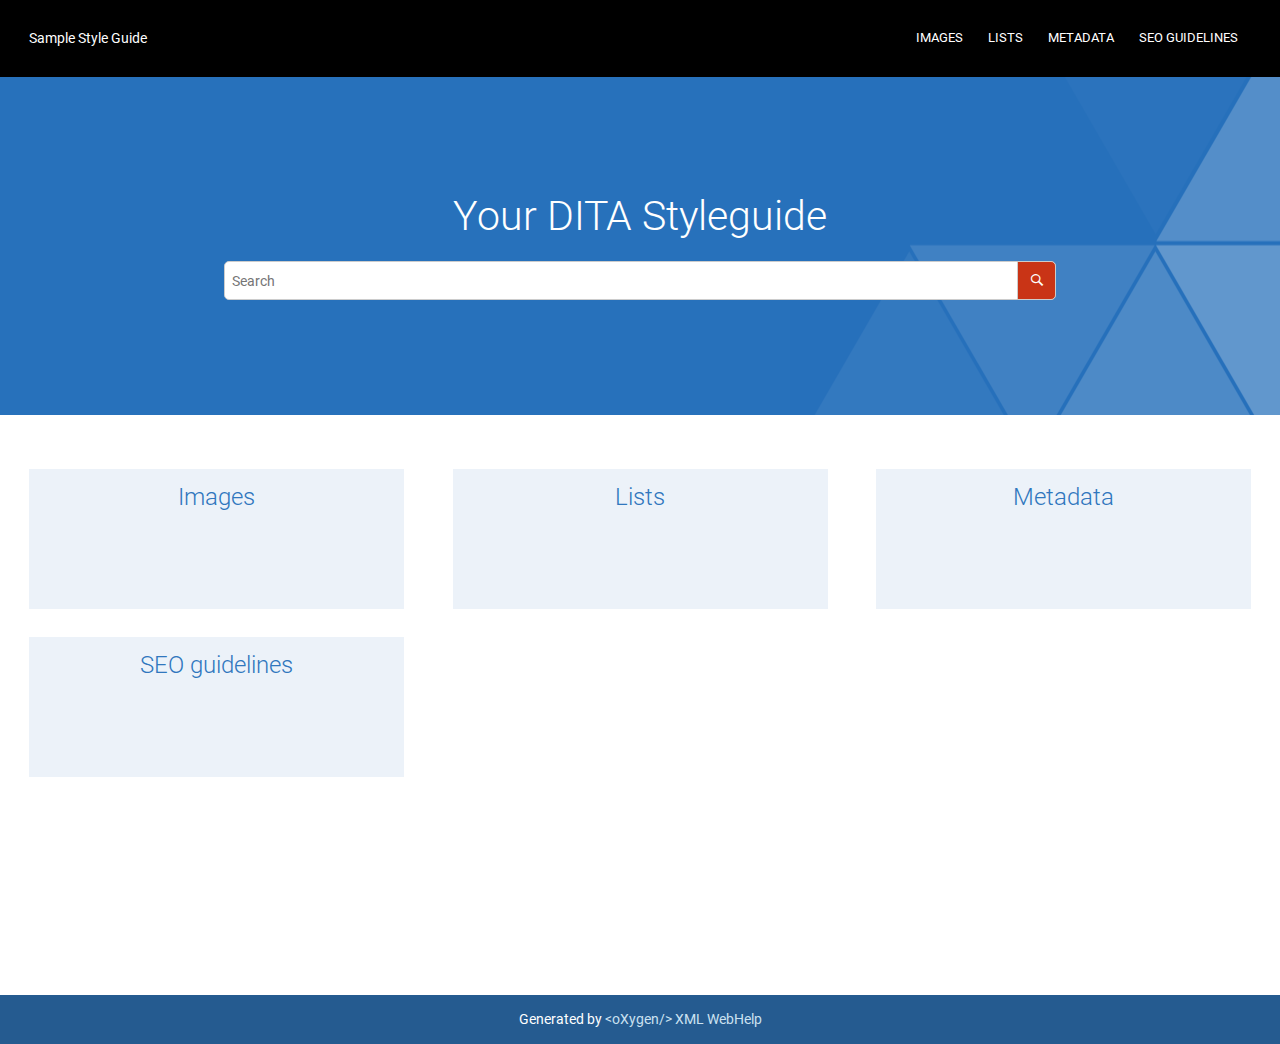
<file: oxygen-webhelp/index.html>
<!DOCTYPE html SYSTEM "about:legacy-compat">
<!--
    
Oxygen WebHelp Plugin
Copyright (c) 1998-2018 Syncro Soft SRL, Romania.  All rights reserved.

-->

<html xmlns="http://www.w3.org/1999/xhtml">
    <head>
        <title>WebHelp</title>
			<meta http-equiv="REFRESH" content="0; url=../"/>
    </head>
    <body>            
            Current generated project :            
            <!-- to be generated  -->
<div id="productInfo" style="display:none;">
	<span id="oxy_productid">${webhelp.product.id}</span>
	<span id="oxy_productVersion">${webhelp.product.version}</span>
</div>
<!-- /to be generated  -->
                 
  	<script type="text/javascript">
          var pageSearch = window.location.href;
          var pageWSearch = pageSearch.replace(window.location.search,"");
          pageWSearch = pageWSearch.replace(window.location.hash,"");
          var url=pageWSearch.split("/");
          var newUrl="";
          for ( var i = 0; i < url.length; i++) {
          	if (url[i]=='oxygen-webhelp'){
          		break;
          	}else{    	    		
      				newUrl=newUrl+url[i]+"/";
          	}
      		}    
          document.location=newUrl;
      </script>
    </body>
</html>
</file>
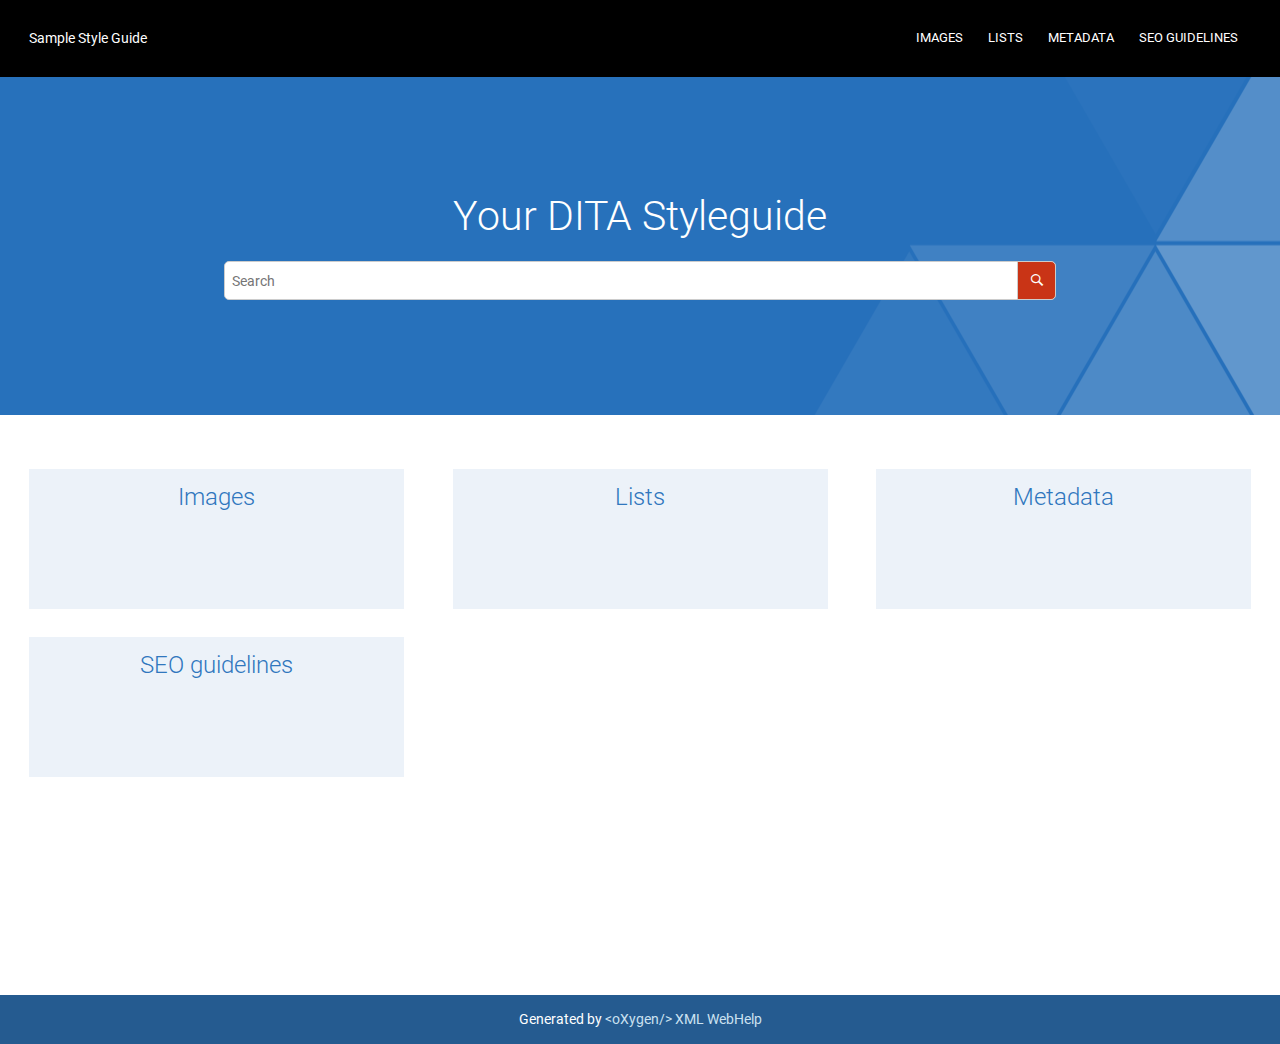
<file: oxygen-webhelp/app/search/stemmers/index.html>
<!DOCTYPE html SYSTEM "about:legacy-compat">
<!--
    
Oxygen WebHelp Plugin
Copyright (c) 1998-2016 Syncro Soft SRL, Romania.  All rights reserved.

-->

<html xmlns="http://www.w3.org/1999/xhtml">
    <head>
        <title>WebHelp</title>
			<meta http-equiv="REFRESH" content="0; url=../../"/>        
    </head>
    <body>            
            Current generated project :
            <!-- to be generated  -->
<div id="productInfo" style="display:none;">
	<span id="oxy_productid">@PRODUCT_ID@</span>
	<span id="oxy_productVersion">@PRODUCT_VERSION@</span>
</div>
<!-- /to be generated  -->
                 
	<script type="text/javascript">
        var pageSearch = window.location.href;
        var pageWSearch = pageSearch.replace(window.location.search,"");
        pageWSearch = pageWSearch.replace(window.location.hash,"");
        var url=pageWSearch.split("/");
        var newUrl="";
        for ( var i = 0; i < url.length; i++) {
        	if (url[i]=='oxygen-webhelp'){
        		break;
        	}else{    	    		
    				newUrl=newUrl+url[i]+"/";
        	}
    		}    
        document.location=newUrl;
    </script>
                                              
    </body>
</html>
</file>
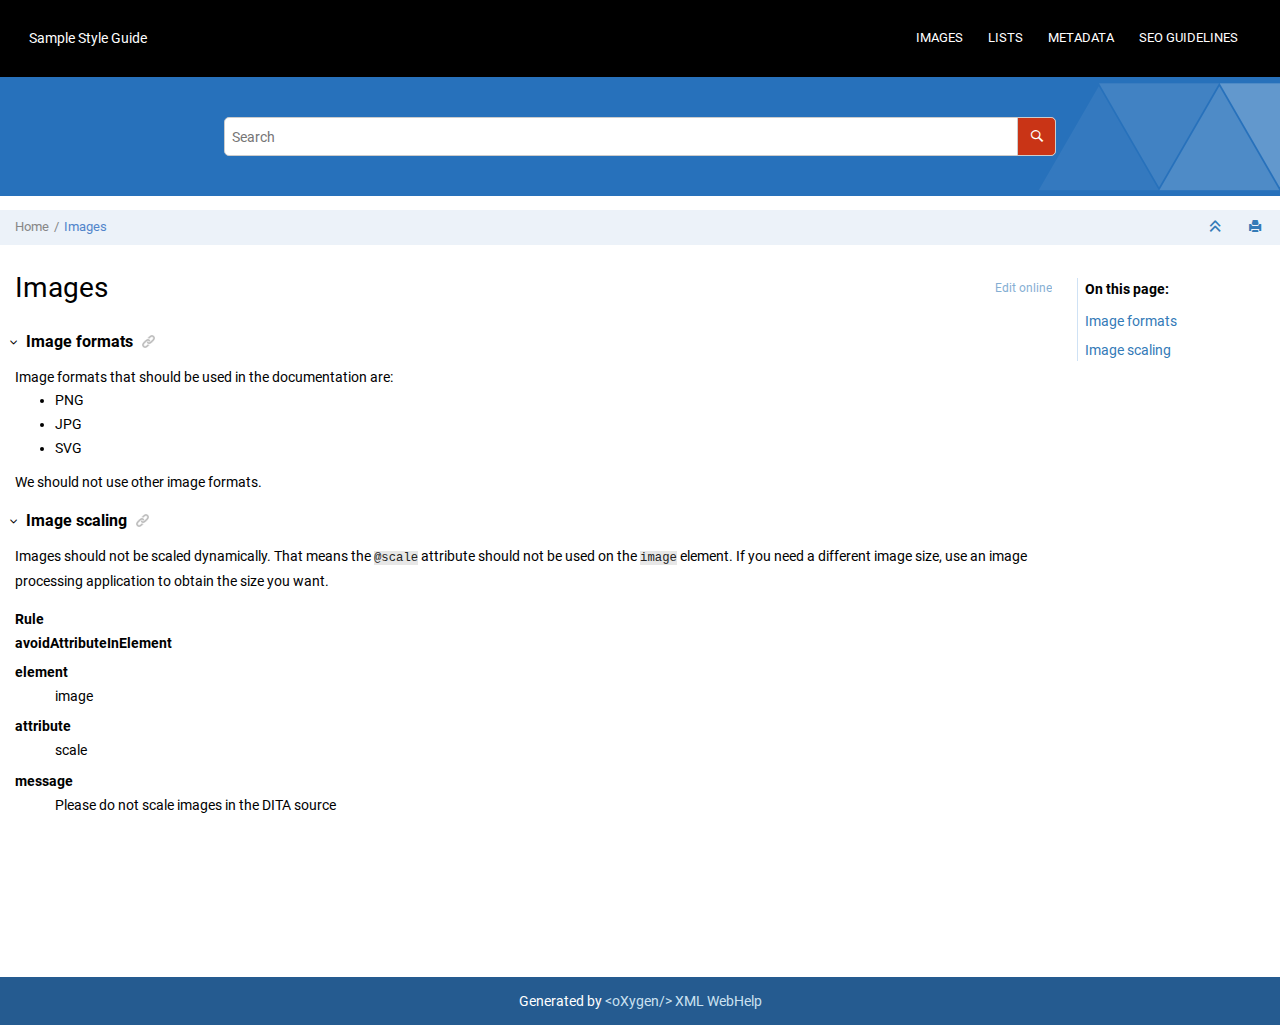
<file: topics/images.html>
<!DOCTYPE html
  SYSTEM "about:legacy-compat">
<html xmlns="http://www.w3.org/1999/xhtml" xmlns:whc="http://www.oxygenxml.com/webhelp/components" xml:lang="en" lang="en" whc:version="21.1">
    <head><meta http-equiv="Content-Type" content="text/html; charset=UTF-8" /><meta name="viewport" content="width=device-width, initial-scale=1.0" /><meta http-equiv="X-UA-Compatible" content="IE=edge,chrome=1" /><meta name="description" content="Image formats Image formats that should be used in the documentation are: PNG JPG SVG We should not use other image formats. Image scaling Images should not be scaled dynamically. That means the ..." /><meta charset="UTF-8" /><meta name="copyright" content="(C) Copyright 2019" /><meta name="DC.rights.owner" content="(C) Copyright 2019" /><meta name="DC.Type" content="topic" /><meta name="DC.Format" content="XHTML" /><meta name="DC.Identifier" content="topic_yrp_jwk_p2b" /><title>Images</title><!--  Generated with Oxygen version 21.1, build number 2019101512.  --><meta name="wh-path2root" content="../" /><meta name="wh-toc-id" content="topic_yrp_jwk_p2b-d53e11" /><link rel="stylesheet" type="text/css" href="../oxygen-webhelp/lib/bootstrap/css/bootstrap.min.css" /><link rel="stylesheet" href="../oxygen-webhelp/lib/jquery-ui/jquery-ui.min.css" /><link rel="stylesheet" type="text/css" href="../oxygen-webhelp/app/topic-page.css?buildId=2019101512" /><script type="text/javascript" src="../oxygen-webhelp/lib/jquery/jquery-3.4.1.min.js"><!----></script><script data-main="../oxygen-webhelp/app/topic-page.js" src="../oxygen-webhelp/lib/requirejs/require.js"></script><link rel="stylesheet" type="text/css" href="../oxygen-webhelp/template/oxygen.css?buildId=2019101512" /></head>

    <body id="topic_yrp_jwk_p2b" class="wh_topic_page frmBody">
        <a href="#wh_topic_body" class="sr-only sr-only-focusable">Jump to main content</a>
        <!-- EXM-36950 - Expand the args.hdr parameter here -->
        
        
        
        <header class="navbar navbar-default wh_header" whc:version="21.1">
    <div class="container-fluid">
        <div class="wh_header_flex_container navbar-nav navbar-expand-md navbar-dark">
            <div class="wh_logo_and_publication_title_container">
                <div class="wh_logo_and_publication_title">
                    
                    <!--
                            This component will be generated when the next parameters are specified in the transformation scenario:
                            'webhelp.logo.image' and 'webhelp.logo.image.target.url'.
                            See: http://oxygenxml.com/doc/versions/17.1/ug-editor/#topics/dita_webhelp_output.html.
                    -->
                    
                    <div class=" wh_publication_title "><a href="../index.html"><span class="title">Sample Style Guide</span></a></div>
                    
                </div>
                
                <!-- The menu button for mobile devices is copied in the output only when the 'webhelp.show.top.menu' parameter is set to 'yes' -->
                <button type="button" data-target="#wh_top_menu_and_indexterms_link" id="wh_menu_mobile_button" data-toggle="collapse" class="navbar-toggler collapsed wh_toggle_button" aria-expanded="false" aria-label="Toggle menu" aria-controls="wh_top_menu_and_indexterms_link">
                    <span class="navbar-toggler-icon"></span>
                </button>
            </div>

            <div class="wh_top_menu_and_indexterms_link collapse navbar-collapse" id="wh_top_menu_and_indexterms_link">
                
                <nav class=" wh_top_menu "><ul xmlns:xhtml="http://www.w3.org/1999/xhtml" role="menubar" aria-label="Menu"><li role="menuitem"><span id="topic_yrp_jwk_p2b-d53e11-mi" data-tocid="topic_yrp_jwk_p2b-d53e11" data-state="leaf" class=" topicref " data-id="topic_yrp_jwk_p2b"><span class="title"><a href="../topics/images.html">Images</a></span></span></li><li role="menuitem"><span id="topic_yrp_jwk_p2b-d53e20-mi" data-tocid="topic_yrp_jwk_p2b-d53e20" data-state="leaf" class=" topicref " data-id="topic_yrp_jwk_p2b"><span class="title"><a href="../topics/lists.html">Lists</a></span></span></li><li role="menuitem"><span id="topic_yrp_jwk_p2b-d53e29-mi" data-tocid="topic_yrp_jwk_p2b-d53e29" data-state="leaf" class=" topicref " data-id="topic_yrp_jwk_p2b"><span class="title"><a href="../topics/metadata.html">Metadata</a></span></span></li><li role="menuitem"><span id="topic_yrp_jwk_p2b-d53e38-mi" data-tocid="topic_yrp_jwk_p2b-d53e38" data-state="leaf" class=" topicref " data-id="topic_yrp_jwk_p2b"><span class="title"><a href="../topics/seo.html">SEO guidelines</a></span></span></li></ul></nav>
                
                
            </div>
        </div>
    </div>
</header>
        
        <div class=" wh_search_input "><form id="searchForm" method="get" role="search" action="../search.html"><div><input type="search" placeholder="Search " class="wh_search_textfield" id="textToSearch" name="searchQuery" aria-label="Search query" required="required" /><button type="submit" class="wh_search_button" aria-label="Search"><span>Search</span></button></div></form></div>
        
        <div class="container-fluid" id="wh_topic_container">
            <div class="row">

                <nav class="wh_tools d-print-none navbar-expand-md">
                    <div data-tooltip-position="bottom" class=" wh_breadcrumb "><ol xmlns:html="http://www.w3.org/1999/xhtml" class="d-print-none"><li><span class="home"><a href="../index.html"><span>Home</span></a></span></li><li class="active"><span class="topicref" data-id="topic_yrp_jwk_p2b"><span class="title"><a href="../topics/images.html">Images</a></span></span></li></ol></div>

                    <div class="wh_right_tools">
                        <button class="wh_hide_highlight" aria-label="Toggle search highlights" title="Toggle search highlights"></button>
                        <button class="webhelp_expand_collapse_sections" data-next-state="collapsed" aria-label="Collapse sections" title="Collapse sections"></button>
                        <div class=" wh_navigation_links "><span id="topic_navigation_links" class="navheader"></span></div>
                        <div class=" wh_print_link print d-none d-md-inline-block "><button onClick="window.print()" title="Print this page" aria-label="Print this page"></button></div>
                        
                        <!-- Expand/Collapse publishing TOC 
                             The menu button for mobile devices is copied in the output only when the publication TOC is available
                        -->
                        
                    </div>
                </nav>
            </div>

            <div class="wh_content_area">
                <div class="row">
                    
                    
                    <div class="col-lg-10 col-md-10 col-sm-10 col-xs-12" id="wh_topic_body">
                        <div class=" wh_topic_content body "><main role="main"><article role="article" aria-labelledby="ariaid-title1">
    <h1 class="title topictitle1" id="ariaid-title1" style="display:table; width:100%;"><div class="edit-link-container">Images</div><span class="edit-link"><a target="_blank" href="https://www.oxygenxml.com/oxygen-xml-web-author/app/oxygen.html?url=github%3A%2F%2FgetFileContent%2Foxygenxml%2Fintegrated-styleguide%2Fmaster%2Fsrc%2Ftopics%2Fimages.dita&amp;ditamap=github%3A%2F%2FgetFileContent%2Foxygenxml%2Fintegrated-styleguide%2Fmaster%2Fsrc%2Fstyleguide.ditamap">Edit online</a></span><style type="text/css">
        .edit-link {
          display: table-cell;
          font-size: 12px;
          opacity: 0.6;
          text-align: right;
          vertical-align: "middle"
        }
        .edit-link-container {
          display: table-cell;
          margin-top: 0
        }
      </style></h1>
    <div class="body">
		<section class="section" id="topic_yrp_jwk_p2b__section_shc_vwk_p2b"><h2 class="title sectiontitle">Image formats</h2>
			
			<div class="p">Image formats that should be used in the documentation are:<ul class="ul" id="topic_yrp_jwk_p2b__ul_t3c_pwk_p2b">
				<li class="li">PNG</li>
				<li class="li">JPG</li>
				<li class="li">SVG</li>
				</ul>We should not use other image formats.</div>
		</section>
		<section class="section" id="topic_yrp_jwk_p2b__section_svm_5wk_p2b"><h2 class="title sectiontitle">Image scaling</h2>
			
			<p class="p">Images should not be scaled dynamically. That means the <code class="ph codeph">@scale</code> attribute
				should not be used on the <code class="ph codeph">image</code> element. If you need a different
				image size, use an image processing application to obtain the size you want.</p>
			<div class="p">
				<dl class="dl">
					
						<dt class="dthd"><strong>Rule</strong></dt>
						<dd class="ddhd"><strong>avoidAttributeInElement</strong></dd>
					
					
						<dt class="dt dlterm">element</dt>
						<dd class="dd">image</dd>
					
					
						<dt class="dt dlterm">attribute</dt>
						<dd class="dd">scale</dd>
					
					
						<dt class="dt dlterm">message</dt>
						<dd class="dd">Please do not scale images in the DITA source</dd>
					
				</dl>
			</div>
		</section>
    </div>
</article></main></div>
                        
                        
                        
                        
                    </div>
                    
                        <nav role="navigation" id="wh_topic_toc" class="col-lg-2 d-none d-lg-block navbar d-print-none"> 
                            <div class=" wh_topic_toc "><div class="wh_topic_label">On this page</div><ul><li class="section-item"><div class="section-title"><a href="#topic_yrp_jwk_p2b__section_shc_vwk_p2b" data-tocid="topic_yrp_jwk_p2b__section_shc_vwk_p2b">Image formats</a></div></li><li class="section-item"><div class="section-title"><a href="#topic_yrp_jwk_p2b__section_svm_5wk_p2b" data-tocid="topic_yrp_jwk_p2b__section_svm_5wk_p2b">Image scaling</a></div></li></ul></div>
                        </nav>
                    
                </div>
            </div>
        </div> 
        <footer class="navbar navbar-default wh_footer" whc:version="21.1">
  <div class=" footer-container mx-auto ">
    
            Generated by <a class="oxyFooter" href="http://www.oxygenxml.com/xml_webhelp.html" target="_blank">
            &lt;oXygen/&gt; XML WebHelp
            </a>
        
  </div>
</footer>
        
        <div id="go2top">
            <span class="oxy-icon oxy-icon-up"></span>
        </div>
        
        <!-- The modal container for images -->
        <div id="modal_img_large" class="modal">
            <span class="close oxy-icon oxy-icon-remove"></span>
            <!-- Modal Content (The Image) -->
            <img class="modal-content" id="modal-img" />
            <!-- Modal Caption (Image Text) -->
            <div id="caption"></div>
        </div>
        
        
    </body>
</html>
</file>
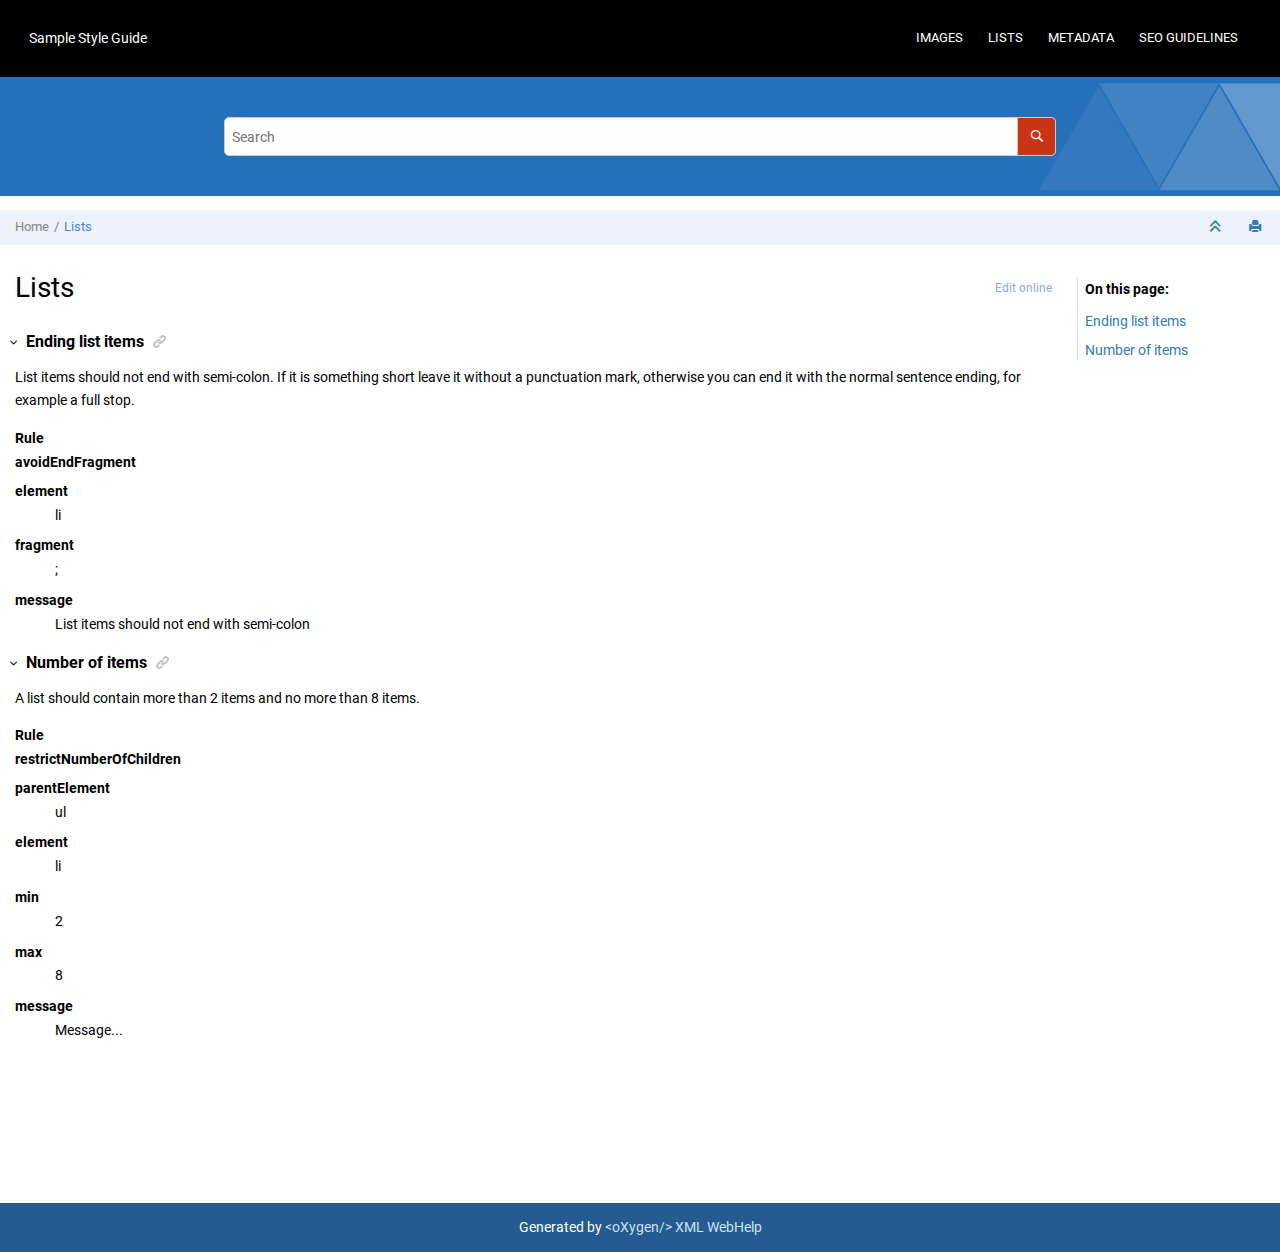
<file: topics/lists.html>
<!DOCTYPE html
  SYSTEM "about:legacy-compat">
<html xmlns="http://www.w3.org/1999/xhtml" xmlns:whc="http://www.oxygenxml.com/webhelp/components" xml:lang="en" lang="en" whc:version="21.1">
    <head><meta http-equiv="Content-Type" content="text/html; charset=UTF-8" /><meta name="viewport" content="width=device-width, initial-scale=1.0" /><meta http-equiv="X-UA-Compatible" content="IE=edge,chrome=1" /><meta name="description" content="Ending list items List items should not end with semi-colon. If it is something short leave it without a punctuation mark, otherwise you can end it with the normal sentence ending, for example a full ..." /><meta charset="UTF-8" /><meta name="copyright" content="(C) Copyright 2019" /><meta name="DC.rights.owner" content="(C) Copyright 2019" /><meta name="DC.Type" content="topic" /><meta name="DC.Format" content="XHTML" /><meta name="DC.Identifier" content="topic_yrp_jwk_p2b" /><title>Lists</title><!--  Generated with Oxygen version 21.1, build number 2019101512.  --><meta name="wh-path2root" content="../" /><meta name="wh-toc-id" content="topic_yrp_jwk_p2b-d53e20" /><link rel="stylesheet" type="text/css" href="../oxygen-webhelp/lib/bootstrap/css/bootstrap.min.css" /><link rel="stylesheet" href="../oxygen-webhelp/lib/jquery-ui/jquery-ui.min.css" /><link rel="stylesheet" type="text/css" href="../oxygen-webhelp/app/topic-page.css?buildId=2019101512" /><script type="text/javascript" src="../oxygen-webhelp/lib/jquery/jquery-3.4.1.min.js"><!----></script><script data-main="../oxygen-webhelp/app/topic-page.js" src="../oxygen-webhelp/lib/requirejs/require.js"></script><link rel="stylesheet" type="text/css" href="../oxygen-webhelp/template/oxygen.css?buildId=2019101512" /></head>

    <body id="topic_yrp_jwk_p2b" class="wh_topic_page frmBody">
        <a href="#wh_topic_body" class="sr-only sr-only-focusable">Jump to main content</a>
        <!-- EXM-36950 - Expand the args.hdr parameter here -->
        
        
        
        <header class="navbar navbar-default wh_header" whc:version="21.1">
    <div class="container-fluid">
        <div class="wh_header_flex_container navbar-nav navbar-expand-md navbar-dark">
            <div class="wh_logo_and_publication_title_container">
                <div class="wh_logo_and_publication_title">
                    
                    <!--
                            This component will be generated when the next parameters are specified in the transformation scenario:
                            'webhelp.logo.image' and 'webhelp.logo.image.target.url'.
                            See: http://oxygenxml.com/doc/versions/17.1/ug-editor/#topics/dita_webhelp_output.html.
                    -->
                    
                    <div class=" wh_publication_title "><a href="../index.html"><span class="title">Sample Style Guide</span></a></div>
                    
                </div>
                
                <!-- The menu button for mobile devices is copied in the output only when the 'webhelp.show.top.menu' parameter is set to 'yes' -->
                <button type="button" data-target="#wh_top_menu_and_indexterms_link" id="wh_menu_mobile_button" data-toggle="collapse" class="navbar-toggler collapsed wh_toggle_button" aria-expanded="false" aria-label="Toggle menu" aria-controls="wh_top_menu_and_indexterms_link">
                    <span class="navbar-toggler-icon"></span>
                </button>
            </div>

            <div class="wh_top_menu_and_indexterms_link collapse navbar-collapse" id="wh_top_menu_and_indexterms_link">
                
                <nav class=" wh_top_menu "><ul xmlns:xhtml="http://www.w3.org/1999/xhtml" role="menubar" aria-label="Menu"><li role="menuitem"><span id="topic_yrp_jwk_p2b-d53e11-mi" data-tocid="topic_yrp_jwk_p2b-d53e11" data-state="leaf" class=" topicref " data-id="topic_yrp_jwk_p2b"><span class="title"><a href="../topics/images.html">Images</a></span></span></li><li role="menuitem"><span id="topic_yrp_jwk_p2b-d53e20-mi" data-tocid="topic_yrp_jwk_p2b-d53e20" data-state="leaf" class=" topicref " data-id="topic_yrp_jwk_p2b"><span class="title"><a href="../topics/lists.html">Lists</a></span></span></li><li role="menuitem"><span id="topic_yrp_jwk_p2b-d53e29-mi" data-tocid="topic_yrp_jwk_p2b-d53e29" data-state="leaf" class=" topicref " data-id="topic_yrp_jwk_p2b"><span class="title"><a href="../topics/metadata.html">Metadata</a></span></span></li><li role="menuitem"><span id="topic_yrp_jwk_p2b-d53e38-mi" data-tocid="topic_yrp_jwk_p2b-d53e38" data-state="leaf" class=" topicref " data-id="topic_yrp_jwk_p2b"><span class="title"><a href="../topics/seo.html">SEO guidelines</a></span></span></li></ul></nav>
                
                
            </div>
        </div>
    </div>
</header>
        
        <div class=" wh_search_input "><form id="searchForm" method="get" role="search" action="../search.html"><div><input type="search" placeholder="Search " class="wh_search_textfield" id="textToSearch" name="searchQuery" aria-label="Search query" required="required" /><button type="submit" class="wh_search_button" aria-label="Search"><span>Search</span></button></div></form></div>
        
        <div class="container-fluid" id="wh_topic_container">
            <div class="row">

                <nav class="wh_tools d-print-none navbar-expand-md">
                    <div data-tooltip-position="bottom" class=" wh_breadcrumb "><ol xmlns:html="http://www.w3.org/1999/xhtml" class="d-print-none"><li><span class="home"><a href="../index.html"><span>Home</span></a></span></li><li class="active"><span class="topicref" data-id="topic_yrp_jwk_p2b"><span class="title"><a href="../topics/lists.html">Lists</a></span></span></li></ol></div>

                    <div class="wh_right_tools">
                        <button class="wh_hide_highlight" aria-label="Toggle search highlights" title="Toggle search highlights"></button>
                        <button class="webhelp_expand_collapse_sections" data-next-state="collapsed" aria-label="Collapse sections" title="Collapse sections"></button>
                        <div class=" wh_navigation_links "><span id="topic_navigation_links" class="navheader"></span></div>
                        <div class=" wh_print_link print d-none d-md-inline-block "><button onClick="window.print()" title="Print this page" aria-label="Print this page"></button></div>
                        
                        <!-- Expand/Collapse publishing TOC 
                             The menu button for mobile devices is copied in the output only when the publication TOC is available
                        -->
                        
                    </div>
                </nav>
            </div>

            <div class="wh_content_area">
                <div class="row">
                    
                    
                    <div class="col-lg-10 col-md-10 col-sm-10 col-xs-12" id="wh_topic_body">
                        <div class=" wh_topic_content body "><main role="main"><article role="article" aria-labelledby="ariaid-title1">
    <h1 class="title topictitle1" id="ariaid-title1" style="display:table; width:100%;"><div class="edit-link-container">Lists</div><span class="edit-link"><a target="_blank" href="https://www.oxygenxml.com/oxygen-xml-web-author/app/oxygen.html?url=github%3A%2F%2FgetFileContent%2Foxygenxml%2Fintegrated-styleguide%2Fmaster%2Fsrc%2Ftopics%2Flists.dita&amp;ditamap=github%3A%2F%2FgetFileContent%2Foxygenxml%2Fintegrated-styleguide%2Fmaster%2Fsrc%2Fstyleguide.ditamap">Edit online</a></span><style type="text/css">
        .edit-link {
          display: table-cell;
          font-size: 12px;
          opacity: 0.6;
          text-align: right;
          vertical-align: "middle"
        }
        .edit-link-container {
          display: table-cell;
          margin-top: 0
        }
      </style></h1>
    <div class="body">
		<section class="section" id="topic_yrp_jwk_p2b__section_shc_vwk_p2b"><h2 class="title sectiontitle">Ending list items</h2>
			
			<p class="p">List items should not end with semi-colon. If it is something short leave it without a
				punctuation mark, otherwise you can end it with the normal sentence ending, for
				example a full stop.</p>
			<div class="p">
				<dl class="dl">
					
						<dt class="dthd"><strong>Rule</strong></dt>
						<dd class="ddhd"><strong>avoidEndFragment</strong></dd>
					
					
						<dt class="dt dlterm">element</dt>
						<dd class="dd">li</dd>
					
					
						<dt class="dt dlterm">fragment</dt>
						<dd class="dd">;</dd>
					
					
						<dt class="dt dlterm">message</dt>
						<dd class="dd">List items should not end with semi-colon</dd>
					
				</dl>
			</div>
		</section>
		<section class="section" id="topic_yrp_jwk_p2b__section_svm_5wk_p2b"><h2 class="title sectiontitle">Number of items</h2>
			
			<p class="p">A list should contain more than 2 items and no more than 8 items.</p>
			<div class="p">
				<dl class="dl">
					
						<dt class="dthd"><strong>Rule</strong></dt>
						<dd class="ddhd"><strong>restrictNumberOfChildren</strong></dd>
					
					
						<dt class="dt dlterm">parentElement</dt>
						<dd class="dd">ul</dd>
					
					
						<dt class="dt dlterm">element</dt>
						<dd class="dd">li</dd>
					
					
						<dt class="dt dlterm">min</dt>
						<dd class="dd">2</dd>
					
					
						<dt class="dt dlterm">max</dt>
						<dd class="dd">8</dd>
					
					
						<dt class="dt dlterm">message</dt>
						<dd class="dd">Message...</dd>
					
				</dl>
			</div>
		</section>
    </div>
</article></main></div>
                        
                        
                        
                        
                    </div>
                    
                        <nav role="navigation" id="wh_topic_toc" class="col-lg-2 d-none d-lg-block navbar d-print-none"> 
                            <div class=" wh_topic_toc "><div class="wh_topic_label">On this page</div><ul><li class="section-item"><div class="section-title"><a href="#topic_yrp_jwk_p2b__section_shc_vwk_p2b" data-tocid="topic_yrp_jwk_p2b__section_shc_vwk_p2b">Ending list items</a></div></li><li class="section-item"><div class="section-title"><a href="#topic_yrp_jwk_p2b__section_svm_5wk_p2b" data-tocid="topic_yrp_jwk_p2b__section_svm_5wk_p2b">Number of items</a></div></li></ul></div>
                        </nav>
                    
                </div>
            </div>
        </div> 
        <footer class="navbar navbar-default wh_footer" whc:version="21.1">
  <div class=" footer-container mx-auto ">
    
            Generated by <a class="oxyFooter" href="http://www.oxygenxml.com/xml_webhelp.html" target="_blank">
            &lt;oXygen/&gt; XML WebHelp
            </a>
        
  </div>
</footer>
        
        <div id="go2top">
            <span class="oxy-icon oxy-icon-up"></span>
        </div>
        
        <!-- The modal container for images -->
        <div id="modal_img_large" class="modal">
            <span class="close oxy-icon oxy-icon-remove"></span>
            <!-- Modal Content (The Image) -->
            <img class="modal-content" id="modal-img" />
            <!-- Modal Caption (Image Text) -->
            <div id="caption"></div>
        </div>
        
        
    </body>
</html>
</file>
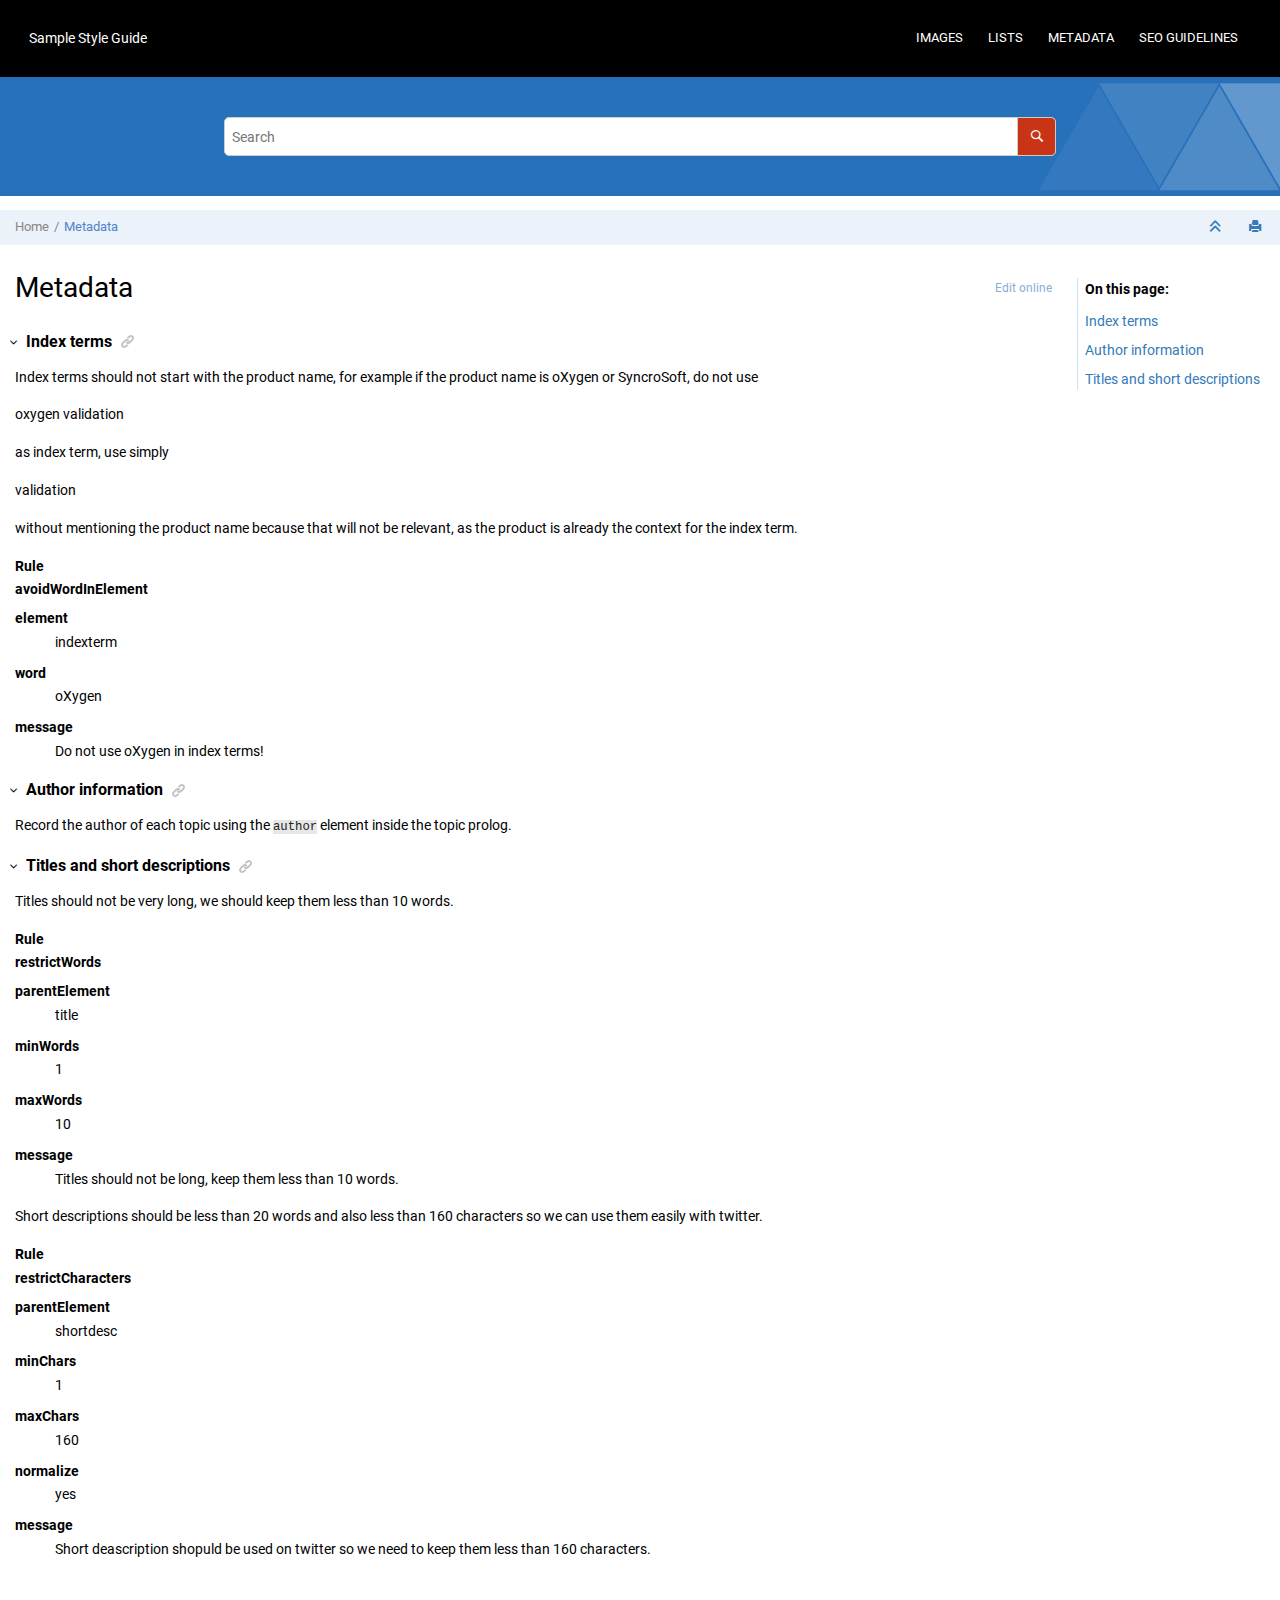
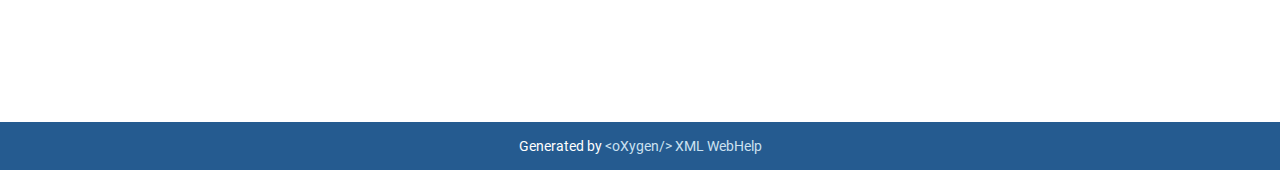
<file: topics/metadata.html>
<!DOCTYPE html
  SYSTEM "about:legacy-compat">
<html xmlns="http://www.w3.org/1999/xhtml" xmlns:whc="http://www.oxygenxml.com/webhelp/components" xml:lang="en" lang="en" whc:version="21.1">
    <head><meta http-equiv="Content-Type" content="text/html; charset=UTF-8" /><meta name="viewport" content="width=device-width, initial-scale=1.0" /><meta http-equiv="X-UA-Compatible" content="IE=edge,chrome=1" /><meta name="description" content="Index terms Index terms should not start with the product name, for example if the product name is oXygen or SyncroSoft, do not use oxygen validation as index term, use simply validation without ..." /><meta charset="UTF-8" /><meta name="copyright" content="(C) Copyright 2019" /><meta name="DC.rights.owner" content="(C) Copyright 2019" /><meta name="DC.Type" content="topic" /><meta name="DC.Format" content="XHTML" /><meta name="DC.Identifier" content="topic_yrp_jwk_p2b" /><title>Metadata</title><!--  Generated with Oxygen version 21.1, build number 2019101512.  --><meta name="wh-path2root" content="../" /><meta name="wh-toc-id" content="topic_yrp_jwk_p2b-d53e29" /><link rel="stylesheet" type="text/css" href="../oxygen-webhelp/lib/bootstrap/css/bootstrap.min.css" /><link rel="stylesheet" href="../oxygen-webhelp/lib/jquery-ui/jquery-ui.min.css" /><link rel="stylesheet" type="text/css" href="../oxygen-webhelp/app/topic-page.css?buildId=2019101512" /><script type="text/javascript" src="../oxygen-webhelp/lib/jquery/jquery-3.4.1.min.js"><!----></script><script data-main="../oxygen-webhelp/app/topic-page.js" src="../oxygen-webhelp/lib/requirejs/require.js"></script><link rel="stylesheet" type="text/css" href="../oxygen-webhelp/template/oxygen.css?buildId=2019101512" /></head>

    <body id="topic_yrp_jwk_p2b" class="wh_topic_page frmBody">
        <a href="#wh_topic_body" class="sr-only sr-only-focusable">Jump to main content</a>
        <!-- EXM-36950 - Expand the args.hdr parameter here -->
        
        
        
        <header class="navbar navbar-default wh_header" whc:version="21.1">
    <div class="container-fluid">
        <div class="wh_header_flex_container navbar-nav navbar-expand-md navbar-dark">
            <div class="wh_logo_and_publication_title_container">
                <div class="wh_logo_and_publication_title">
                    
                    <!--
                            This component will be generated when the next parameters are specified in the transformation scenario:
                            'webhelp.logo.image' and 'webhelp.logo.image.target.url'.
                            See: http://oxygenxml.com/doc/versions/17.1/ug-editor/#topics/dita_webhelp_output.html.
                    -->
                    
                    <div class=" wh_publication_title "><a href="../index.html"><span class="title">Sample Style Guide</span></a></div>
                    
                </div>
                
                <!-- The menu button for mobile devices is copied in the output only when the 'webhelp.show.top.menu' parameter is set to 'yes' -->
                <button type="button" data-target="#wh_top_menu_and_indexterms_link" id="wh_menu_mobile_button" data-toggle="collapse" class="navbar-toggler collapsed wh_toggle_button" aria-expanded="false" aria-label="Toggle menu" aria-controls="wh_top_menu_and_indexterms_link">
                    <span class="navbar-toggler-icon"></span>
                </button>
            </div>

            <div class="wh_top_menu_and_indexterms_link collapse navbar-collapse" id="wh_top_menu_and_indexterms_link">
                
                <nav class=" wh_top_menu "><ul xmlns:xhtml="http://www.w3.org/1999/xhtml" role="menubar" aria-label="Menu"><li role="menuitem"><span id="topic_yrp_jwk_p2b-d53e11-mi" data-tocid="topic_yrp_jwk_p2b-d53e11" data-state="leaf" class=" topicref " data-id="topic_yrp_jwk_p2b"><span class="title"><a href="../topics/images.html">Images</a></span></span></li><li role="menuitem"><span id="topic_yrp_jwk_p2b-d53e20-mi" data-tocid="topic_yrp_jwk_p2b-d53e20" data-state="leaf" class=" topicref " data-id="topic_yrp_jwk_p2b"><span class="title"><a href="../topics/lists.html">Lists</a></span></span></li><li role="menuitem"><span id="topic_yrp_jwk_p2b-d53e29-mi" data-tocid="topic_yrp_jwk_p2b-d53e29" data-state="leaf" class=" topicref " data-id="topic_yrp_jwk_p2b"><span class="title"><a href="../topics/metadata.html">Metadata</a></span></span></li><li role="menuitem"><span id="topic_yrp_jwk_p2b-d53e38-mi" data-tocid="topic_yrp_jwk_p2b-d53e38" data-state="leaf" class=" topicref " data-id="topic_yrp_jwk_p2b"><span class="title"><a href="../topics/seo.html">SEO guidelines</a></span></span></li></ul></nav>
                
                
            </div>
        </div>
    </div>
</header>
        
        <div class=" wh_search_input "><form id="searchForm" method="get" role="search" action="../search.html"><div><input type="search" placeholder="Search " class="wh_search_textfield" id="textToSearch" name="searchQuery" aria-label="Search query" required="required" /><button type="submit" class="wh_search_button" aria-label="Search"><span>Search</span></button></div></form></div>
        
        <div class="container-fluid" id="wh_topic_container">
            <div class="row">

                <nav class="wh_tools d-print-none navbar-expand-md">
                    <div data-tooltip-position="bottom" class=" wh_breadcrumb "><ol xmlns:html="http://www.w3.org/1999/xhtml" class="d-print-none"><li><span class="home"><a href="../index.html"><span>Home</span></a></span></li><li class="active"><span class="topicref" data-id="topic_yrp_jwk_p2b"><span class="title"><a href="../topics/metadata.html">Metadata</a></span></span></li></ol></div>

                    <div class="wh_right_tools">
                        <button class="wh_hide_highlight" aria-label="Toggle search highlights" title="Toggle search highlights"></button>
                        <button class="webhelp_expand_collapse_sections" data-next-state="collapsed" aria-label="Collapse sections" title="Collapse sections"></button>
                        <div class=" wh_navigation_links "><span id="topic_navigation_links" class="navheader"></span></div>
                        <div class=" wh_print_link print d-none d-md-inline-block "><button onClick="window.print()" title="Print this page" aria-label="Print this page"></button></div>
                        
                        <!-- Expand/Collapse publishing TOC 
                             The menu button for mobile devices is copied in the output only when the publication TOC is available
                        -->
                        
                    </div>
                </nav>
            </div>

            <div class="wh_content_area">
                <div class="row">
                    
                    
                    <div class="col-lg-10 col-md-10 col-sm-10 col-xs-12" id="wh_topic_body">
                        <div class=" wh_topic_content body "><main role="main"><article role="article" aria-labelledby="ariaid-title1">
    <h1 class="title topictitle1" id="ariaid-title1" style="display:table; width:100%;"><div class="edit-link-container">Metadata</div><span class="edit-link"><a target="_blank" href="https://www.oxygenxml.com/oxygen-xml-web-author/app/oxygen.html?url=github%3A%2F%2FgetFileContent%2Foxygenxml%2Fintegrated-styleguide%2Fmaster%2Fsrc%2Ftopics%2Fmetadata.dita&amp;ditamap=github%3A%2F%2FgetFileContent%2Foxygenxml%2Fintegrated-styleguide%2Fmaster%2Fsrc%2Fstyleguide.ditamap">Edit online</a></span><style type="text/css">
        .edit-link {
          display: table-cell;
          font-size: 12px;
          opacity: 0.6;
          text-align: right;
          vertical-align: "middle"
        }
        .edit-link-container {
          display: table-cell;
          margin-top: 0
        }
      </style></h1>
    <div class="body">
		<section class="section" id="topic_yrp_jwk_p2b__section_shc_vwk_p2b"><h2 class="title sectiontitle">Index terms</h2>
			
			<p class="p">Index terms should not start with the product name, for example if the product name is oXygen
				or SyncroSoft, do not use </p>
		</section>
		<div class="example">oxygen validation</div>
		<p class="p">as index term, use simply </p>
		<div class="example">validation</div>
		<p class="p">without mentioning the product name because that will not be relevant, as the product is
			already the context for the index term.</p>
		<div class="p">
			<dl class="dl">
				
					<dt class="dthd"><strong>Rule</strong></dt>
					<dd class="ddhd"><strong>avoidWordInElement</strong></dd>
				
				
					<dt class="dt dlterm">element</dt>
					<dd class="dd">indexterm</dd>
				
				
					<dt class="dt dlterm">word</dt>
					<dd class="dd">oXygen</dd>
				
				
					<dt class="dt dlterm">message</dt>
					<dd class="dd">Do not use oXygen in index terms!</dd>
				
			</dl>
		</div>
		<section class="section" id="topic_yrp_jwk_p2b__section_svm_5wk_p2b"><h2 class="title sectiontitle">Author information</h2>
			
			<p class="p">Record the author of each topic using the <code class="ph codeph">author</code> element inside the topic
				prolog.</p>
		</section>
		<section class="section" id="topic_yrp_jwk_p2b__section_bn1_25m_5fb"><h2 class="title sectiontitle">Titles and short descriptions</h2>
			
			<p class="p">Titles should not be very long, we should keep them less than 10 words.</p>
			<div class="p">
				<dl class="dl">
					
						<dt class="dthd"><strong>Rule</strong></dt>
						<dd class="ddhd"><strong>restrictWords</strong></dd>
					
					
						<dt class="dt dlterm">parentElement</dt>
						<dd class="dd">title</dd>
					
					
						<dt class="dt dlterm">minWords</dt>
						<dd class="dd">1</dd>
					
					
						<dt class="dt dlterm">maxWords</dt>
						<dd class="dd">10</dd>
					
					
						<dt class="dt dlterm">message</dt>
						<dd class="dd">Titles should not be long, keep them less than 10 words.</dd>
					
				</dl>
			</div>
			<p class="p">Short descriptions should be less than 20 words and also less than 160 characters so we can
				use them easily with twitter.</p>
			<div class="p">
				<dl class="dl">
					
						<dt class="dthd"><strong>Rule</strong></dt>
						<dd class="ddhd"><strong>restrictCharacters</strong></dd>
					
					
						<dt class="dt dlterm">parentElement</dt>
						<dd class="dd">shortdesc</dd>
					
					
						<dt class="dt dlterm">minChars</dt>
						<dd class="dd">1</dd>
					
					
						<dt class="dt dlterm">maxChars</dt>
						<dd class="dd">160</dd>
					
					
						<dt class="dt dlterm">normalize</dt>
						<dd class="dd">yes</dd>
					
					
						<dt class="dt dlterm">message</dt>
						<dd class="dd">Short deascription shopuld be used on twitter so we need to keep them less than 160
							characters.</dd>
					
				</dl>
			</div>
		</section>
    </div>
</article></main></div>
                        
                        
                        
                        
                    </div>
                    
                        <nav role="navigation" id="wh_topic_toc" class="col-lg-2 d-none d-lg-block navbar d-print-none"> 
                            <div class=" wh_topic_toc "><div class="wh_topic_label">On this page</div><ul><li class="section-item"><div class="section-title"><a href="#topic_yrp_jwk_p2b__section_shc_vwk_p2b" data-tocid="topic_yrp_jwk_p2b__section_shc_vwk_p2b">Index terms</a></div></li><li class="section-item"><div class="section-title"><a href="#topic_yrp_jwk_p2b__section_svm_5wk_p2b" data-tocid="topic_yrp_jwk_p2b__section_svm_5wk_p2b">Author information</a></div></li><li class="section-item"><div class="section-title"><a href="#topic_yrp_jwk_p2b__section_bn1_25m_5fb" data-tocid="topic_yrp_jwk_p2b__section_bn1_25m_5fb">Titles and short descriptions</a></div></li></ul></div>
                        </nav>
                    
                </div>
            </div>
        </div> 
        <footer class="navbar navbar-default wh_footer" whc:version="21.1">
  <div class=" footer-container mx-auto ">
    
            Generated by <a class="oxyFooter" href="http://www.oxygenxml.com/xml_webhelp.html" target="_blank">
            &lt;oXygen/&gt; XML WebHelp
            </a>
        
  </div>
</footer>
        
        <div id="go2top">
            <span class="oxy-icon oxy-icon-up"></span>
        </div>
        
        <!-- The modal container for images -->
        <div id="modal_img_large" class="modal">
            <span class="close oxy-icon oxy-icon-remove"></span>
            <!-- Modal Content (The Image) -->
            <img class="modal-content" id="modal-img" />
            <!-- Modal Caption (Image Text) -->
            <div id="caption"></div>
        </div>
        
        
    </body>
</html>
</file>
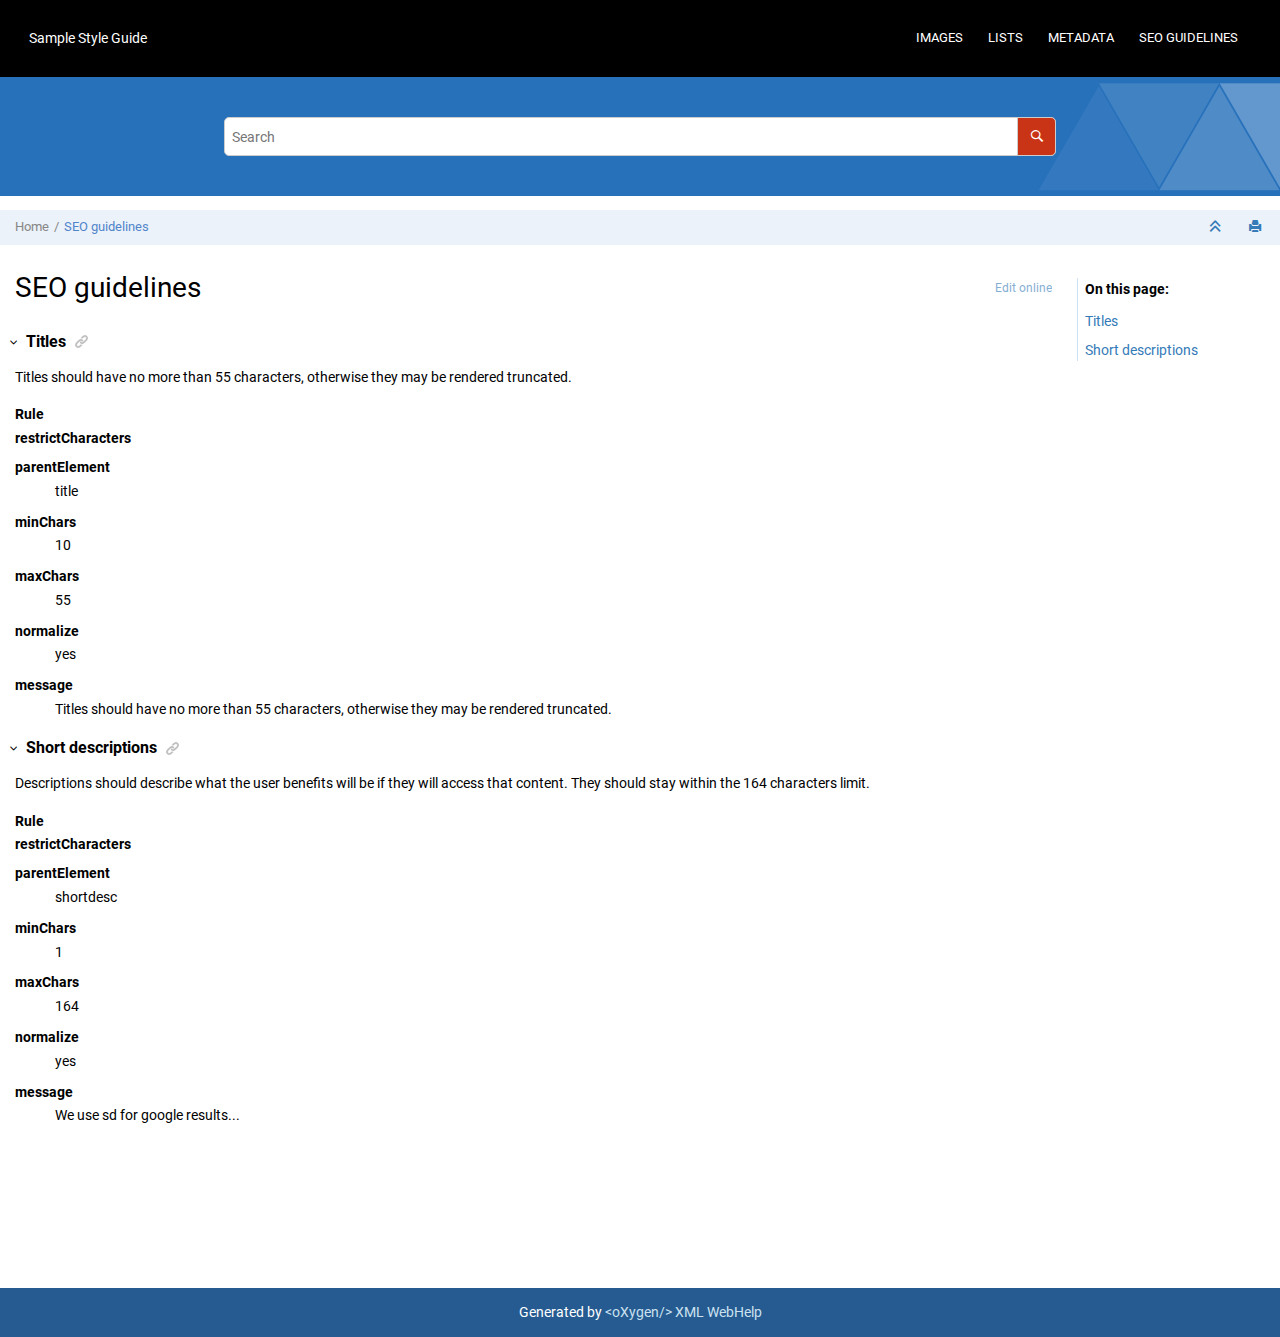
<file: topics/seo.html>
<!DOCTYPE html
  SYSTEM "about:legacy-compat">
<html xmlns="http://www.w3.org/1999/xhtml" xmlns:whc="http://www.oxygenxml.com/webhelp/components" xml:lang="en" lang="en" whc:version="21.1">
    <head><meta http-equiv="Content-Type" content="text/html; charset=UTF-8" /><meta name="viewport" content="width=device-width, initial-scale=1.0" /><meta http-equiv="X-UA-Compatible" content="IE=edge,chrome=1" /><meta name="description" content="Titles Titles should have no more than 55 characters, otherwise they may be rendered truncated. Rule restrictCharacters parentElement title minChars 10 maxChars 55 normalize yes message Titles should ..." /><meta charset="UTF-8" /><meta name="copyright" content="(C) Copyright 2019" /><meta name="DC.rights.owner" content="(C) Copyright 2019" /><meta name="DC.Type" content="topic" /><meta name="DC.Format" content="XHTML" /><meta name="DC.Identifier" content="topic_yrp_jwk_p2b" /><title>SEO guidelines</title><!--  Generated with Oxygen version 21.1, build number 2019101512.  --><meta name="wh-path2root" content="../" /><meta name="wh-toc-id" content="topic_yrp_jwk_p2b-d53e38" /><link rel="stylesheet" type="text/css" href="../oxygen-webhelp/lib/bootstrap/css/bootstrap.min.css" /><link rel="stylesheet" href="../oxygen-webhelp/lib/jquery-ui/jquery-ui.min.css" /><link rel="stylesheet" type="text/css" href="../oxygen-webhelp/app/topic-page.css?buildId=2019101512" /><script type="text/javascript" src="../oxygen-webhelp/lib/jquery/jquery-3.4.1.min.js"><!----></script><script data-main="../oxygen-webhelp/app/topic-page.js" src="../oxygen-webhelp/lib/requirejs/require.js"></script><link rel="stylesheet" type="text/css" href="../oxygen-webhelp/template/oxygen.css?buildId=2019101512" /></head>

    <body id="topic_yrp_jwk_p2b" class="wh_topic_page frmBody">
        <a href="#wh_topic_body" class="sr-only sr-only-focusable">Jump to main content</a>
        <!-- EXM-36950 - Expand the args.hdr parameter here -->
        
        
        
        <header class="navbar navbar-default wh_header" whc:version="21.1">
    <div class="container-fluid">
        <div class="wh_header_flex_container navbar-nav navbar-expand-md navbar-dark">
            <div class="wh_logo_and_publication_title_container">
                <div class="wh_logo_and_publication_title">
                    
                    <!--
                            This component will be generated when the next parameters are specified in the transformation scenario:
                            'webhelp.logo.image' and 'webhelp.logo.image.target.url'.
                            See: http://oxygenxml.com/doc/versions/17.1/ug-editor/#topics/dita_webhelp_output.html.
                    -->
                    
                    <div class=" wh_publication_title "><a href="../index.html"><span class="title">Sample Style Guide</span></a></div>
                    
                </div>
                
                <!-- The menu button for mobile devices is copied in the output only when the 'webhelp.show.top.menu' parameter is set to 'yes' -->
                <button type="button" data-target="#wh_top_menu_and_indexterms_link" id="wh_menu_mobile_button" data-toggle="collapse" class="navbar-toggler collapsed wh_toggle_button" aria-expanded="false" aria-label="Toggle menu" aria-controls="wh_top_menu_and_indexterms_link">
                    <span class="navbar-toggler-icon"></span>
                </button>
            </div>

            <div class="wh_top_menu_and_indexterms_link collapse navbar-collapse" id="wh_top_menu_and_indexterms_link">
                
                <nav class=" wh_top_menu "><ul xmlns:xhtml="http://www.w3.org/1999/xhtml" role="menubar" aria-label="Menu"><li role="menuitem"><span id="topic_yrp_jwk_p2b-d53e11-mi" data-tocid="topic_yrp_jwk_p2b-d53e11" data-state="leaf" class=" topicref " data-id="topic_yrp_jwk_p2b"><span class="title"><a href="../topics/images.html">Images</a></span></span></li><li role="menuitem"><span id="topic_yrp_jwk_p2b-d53e20-mi" data-tocid="topic_yrp_jwk_p2b-d53e20" data-state="leaf" class=" topicref " data-id="topic_yrp_jwk_p2b"><span class="title"><a href="../topics/lists.html">Lists</a></span></span></li><li role="menuitem"><span id="topic_yrp_jwk_p2b-d53e29-mi" data-tocid="topic_yrp_jwk_p2b-d53e29" data-state="leaf" class=" topicref " data-id="topic_yrp_jwk_p2b"><span class="title"><a href="../topics/metadata.html">Metadata</a></span></span></li><li role="menuitem"><span id="topic_yrp_jwk_p2b-d53e38-mi" data-tocid="topic_yrp_jwk_p2b-d53e38" data-state="leaf" class=" topicref " data-id="topic_yrp_jwk_p2b"><span class="title"><a href="../topics/seo.html">SEO guidelines</a></span></span></li></ul></nav>
                
                
            </div>
        </div>
    </div>
</header>
        
        <div class=" wh_search_input "><form id="searchForm" method="get" role="search" action="../search.html"><div><input type="search" placeholder="Search " class="wh_search_textfield" id="textToSearch" name="searchQuery" aria-label="Search query" required="required" /><button type="submit" class="wh_search_button" aria-label="Search"><span>Search</span></button></div></form></div>
        
        <div class="container-fluid" id="wh_topic_container">
            <div class="row">

                <nav class="wh_tools d-print-none navbar-expand-md">
                    <div data-tooltip-position="bottom" class=" wh_breadcrumb "><ol xmlns:html="http://www.w3.org/1999/xhtml" class="d-print-none"><li><span class="home"><a href="../index.html"><span>Home</span></a></span></li><li class="active"><span class="topicref" data-id="topic_yrp_jwk_p2b"><span class="title"><a href="../topics/seo.html">SEO guidelines</a></span></span></li></ol></div>

                    <div class="wh_right_tools">
                        <button class="wh_hide_highlight" aria-label="Toggle search highlights" title="Toggle search highlights"></button>
                        <button class="webhelp_expand_collapse_sections" data-next-state="collapsed" aria-label="Collapse sections" title="Collapse sections"></button>
                        <div class=" wh_navigation_links "><span id="topic_navigation_links" class="navheader"></span></div>
                        <div class=" wh_print_link print d-none d-md-inline-block "><button onClick="window.print()" title="Print this page" aria-label="Print this page"></button></div>
                        
                        <!-- Expand/Collapse publishing TOC 
                             The menu button for mobile devices is copied in the output only when the publication TOC is available
                        -->
                        
                    </div>
                </nav>
            </div>

            <div class="wh_content_area">
                <div class="row">
                    
                    
                    <div class="col-lg-10 col-md-10 col-sm-10 col-xs-12" id="wh_topic_body">
                        <div class=" wh_topic_content body "><main role="main"><article role="article" aria-labelledby="ariaid-title1">
    <h1 class="title topictitle1" id="ariaid-title1" style="display:table; width:100%;"><div class="edit-link-container">SEO guidelines</div><span class="edit-link"><a target="_blank" href="https://www.oxygenxml.com/oxygen-xml-web-author/app/oxygen.html?url=github%3A%2F%2FgetFileContent%2Foxygenxml%2Fintegrated-styleguide%2Fmaster%2Fsrc%2Ftopics%2Fseo.dita&amp;ditamap=github%3A%2F%2FgetFileContent%2Foxygenxml%2Fintegrated-styleguide%2Fmaster%2Fsrc%2Fstyleguide.ditamap">Edit online</a></span><style type="text/css">
        .edit-link {
          display: table-cell;
          font-size: 12px;
          opacity: 0.6;
          text-align: right;
          vertical-align: "middle"
        }
        .edit-link-container {
          display: table-cell;
          margin-top: 0
        }
      </style></h1>
    <div class="body">
		<section class="section" id="topic_yrp_jwk_p2b__section_shc_vwk_p2b"><h2 class="title sectiontitle">Titles</h2>
			
			<p class="p">Titles should have no more than 55 characters, otherwise they may be rendered truncated.</p>
			<div class="p">
				<dl class="dl">
					
						<dt class="dthd"><strong>Rule</strong></dt>
						<dd class="ddhd"><strong>restrictCharacters</strong></dd>
					
					
						<dt class="dt dlterm">parentElement</dt>
						<dd class="dd">title</dd>
					
					
						<dt class="dt dlterm">minChars</dt>
						<dd class="dd">10</dd>
					
					
						<dt class="dt dlterm">maxChars</dt>
						<dd class="dd">55</dd>
					
					
						<dt class="dt dlterm">normalize</dt>
						<dd class="dd">yes</dd>
					
					
						<dt class="dt dlterm">message</dt>
						<dd class="dd">Titles should have no more than 55 characters, otherwise they may be
							rendered truncated.</dd>
					
				</dl>
			</div>
		</section>
		<section class="section" id="topic_yrp_jwk_p2b__section_svm_5wk_p2b"><h2 class="title sectiontitle">Short descriptions</h2>
			
			<p class="p">Descriptions should describe what the user benefits will be if they will access that content.
				They should stay within the 164 characters limit.</p>
			<div class="p">
				<dl class="dl">
					
						<dt class="dthd"><strong>Rule</strong></dt>
						<dd class="ddhd"><strong>restrictCharacters</strong></dd>
					
					
						<dt class="dt dlterm">parentElement</dt>
						<dd class="dd">shortdesc</dd>
					
					
						<dt class="dt dlterm">minChars</dt>
						<dd class="dd">1</dd>
					
					
						<dt class="dt dlterm">maxChars</dt>
						<dd class="dd">164</dd>
					
					
						<dt class="dt dlterm">normalize</dt>
						<dd class="dd">yes</dd>
					
					
						<dt class="dt dlterm">message</dt>
						<dd class="dd">We use sd for google results...</dd>
					
				</dl>
			</div>
		</section>
    </div>
</article></main></div>
                        
                        
                        
                        
                    </div>
                    
                        <nav role="navigation" id="wh_topic_toc" class="col-lg-2 d-none d-lg-block navbar d-print-none"> 
                            <div class=" wh_topic_toc "><div class="wh_topic_label">On this page</div><ul><li class="section-item"><div class="section-title"><a href="#topic_yrp_jwk_p2b__section_shc_vwk_p2b" data-tocid="topic_yrp_jwk_p2b__section_shc_vwk_p2b">Titles</a></div></li><li class="section-item"><div class="section-title"><a href="#topic_yrp_jwk_p2b__section_svm_5wk_p2b" data-tocid="topic_yrp_jwk_p2b__section_svm_5wk_p2b">Short descriptions</a></div></li></ul></div>
                        </nav>
                    
                </div>
            </div>
        </div> 
        <footer class="navbar navbar-default wh_footer" whc:version="21.1">
  <div class=" footer-container mx-auto ">
    
            Generated by <a class="oxyFooter" href="http://www.oxygenxml.com/xml_webhelp.html" target="_blank">
            &lt;oXygen/&gt; XML WebHelp
            </a>
        
  </div>
</footer>
        
        <div id="go2top">
            <span class="oxy-icon oxy-icon-up"></span>
        </div>
        
        <!-- The modal container for images -->
        <div id="modal_img_large" class="modal">
            <span class="close oxy-icon oxy-icon-remove"></span>
            <!-- Modal Content (The Image) -->
            <img class="modal-content" id="modal-img" />
            <!-- Modal Caption (Image Text) -->
            <div id="caption"></div>
        </div>
        
        
    </body>
</html>
</file>
<file: oxygen-webhelp/app/topic-page.css>
@import "topic-page-print.css?buildId=2019101512";

/* Default styles. */
@import "core/webhelp.css?buildId=2019101512";

/* Top Menu and Publication TOC components styles. */
@import "nav-links/nav-links.css?buildId=2019101512";


/* Expand/collapse topic sections. */
@import "core/expand.css?buildId=2019101512";

/* Tooltip styles. */
@import "nav-links/tooltip.css?buildId=2019101512";
</file>
<file: oxygen-webhelp/template/oxygen.css>
/*
 * ==============================================
 * Skin for oXygen generated WebHelp.
 * ==============================================
 */


/*
 * ------------------------------------------------------------------
 *  
 * Fonts.
 *  
 */
@font-face {
    font-family: 'Roboto';
    font-style: normal;
    font-weight: 100;
    src: url(resources/fonts/Roboto-Thin.ttf);
}
@font-face {
    font-family: 'Roboto';
    font-style: normal;
    font-weight: 300;
    src: url(resources/fonts/Roboto-Light.ttf);
}
@font-face {
    font-family: 'Roboto';
    font-style: normal;
    font-weight: 400;
    src: url(resources/fonts/Roboto-Regular.ttf);
}
@font-face {
    font-family: 'Roboto';
    font-style: normal;
    font-weight: 700;
    src: url(resources/fonts/Roboto-Bold.ttf);
}

html, body {
    min-width:100%;
}

body{
    font-family: 'Roboto', sans-serif;
}

    /*
     * ------------------------------------------------------------------
     *
     * Fight with bootstrap
     *
     */
.navbar-brand{
    height:auto;
}
.navbar {
    border:none;
    border-radius:0;
    margin:0;
}
.wh_header{
    background: #000 none;
    color: #ffffff;
}
a,
a:hover,
a:visited{
    color: #337ab7;
}
a:hover{
    text-decoration: none;
}


/*
 * ------------------------------------------------------------------
 *  
 * Publication titles
 *  
 */
 .wh_publication_title > a{
     color:#fff;
}



/*
 * ------------------------------------------------------------------
 *  
 * Menu
 *  
 */
.wh_top_menu {
    text-transform: uppercase;
    margin: .4em 0;
    font-size: 0.9em;
}
.wh_top_menu a{
    color: #fff;
    line-height: 2em;
}

/* The submenus */
.wh_top_menu ul ul {
    background-color: #333;
}
.wh_top_menu ul li:hover {
    background-color: #333;
}
.wh_top_menu ul ul li a:hover {
    background: #000;
}
.wh_top_menu ul ul li {
    border-top-color: #000;
    width: 270px;
    text-transform: capitalize;
}
.wh_top_menu ul ul li.has-children:after{
}

/*
 * ------------------------------------------------------------------
 *  
 * Link to the index.
 * 
 */
 .wh_indexterms_link a span{
    display:none;
}
.wh_indexterms_link a:before{
    color:#fff;
}


/*
 * ------------------------------------------------------------------
 *  
 * Breadcrumb
 *  
 */
.wh_breadcrumb ol {
    color: #878787;
}
.wh_breadcrumb ol a {
    color:inherit;
}
.wh_breadcrumb ol .active {
    color: #5185cb;
}


/*
 * ------------------------------------------------------------------
 *  
 * Tools and navigation
 * 
 */
.wh_tools{
    background-color: #ECF2F9;
    margin: 1em 0 2em;
}

.wh_print_link,
.wh_navigation_links,
.wh_navigation_links .navnext,
.wh_navigation_links .navprev{
}

.webhelp_expand_collapse_sections,
.wh_hide_highlight,
.wh_print_link button,
.wh_navigation_links a,
.wh_navigation_links a:hover,
.wh_navigation_links a:active,
.wh_navigation_links a:visited,
.wh_print_link a:before,
.wh_navigation_links a:before,
.wh_navigation_links a:hover:before,
.wh_navigation_links a:active:before,
.wh_navigation_links a:visited:before{
    color: #347bb7;
    text-decoration: none;
}


/*
 * ------------------------------------------------------------------
 *  
 * Tiles
 * 
 */
.wh_tile {
    background-color: #ECF2F9;
    font-weight: 300;
}
.wh_tile_shortdesc{
    margin-top:1em;
    text-align: center;
    color: #0D1A2B;
    font-size:1.1em;
}
.wh_tile_text:after{
    background: linear-gradient(to bottom, rgba(236, 242, 249, 0), rgba(236, 242, 249, 1) 75%);
}
.wh_tile_title{
    font-size:1.7em;
    text-align: center;
    text-decoration: none;
}
.wh_tile_title a{
    color: #3077be;
}
@media only screen and (max-width: 767px) {
    .wh_tile > div {
        height: auto;
    }
}

/* 
You can style some of the tiles in a special way. 
Example:
.wh_tiles *[data-id='getting_started']{
    background-color:gray;
}
*/


/*
 * ------------------------------------------------------------------
 *  
 * Search area
 * 
 */
.wh_search_input{
    display:block;
    margin:0;
    position:relative;
    background: url('resources/images/bgr_right_small.png') right no-repeat #2771bb;
    padding: 40px 0;
}

.wh_welcome:not(:empty){
    font-size: 2.9em;
    margin: 0 auto;
    font-family: Roboto, sans-serif;
    padding: 0 0 0.5em 0;
    text-shadow: none;
    font-weight: 300;
    line-height: 1.2em;
}

.wh_main_page .wh_search_input{
    padding: 115px 0;
    background: url('resources/images/bgr_right.png') right no-repeat #2771bb;

}
.wh_search_textfield{
    border: solid 1px #CCC;
    border-radius: 5px;
    padding: 0 .5em;
    position: relative;
    height: 2.8em;
}
.wh_search_button{
    border: solid 1px #CCC;
    border-radius: 0 5px 5px 0;
    padding: 0.6em 1em;
    color:#fff;
    background-color: #C93416;
    height: 2.8em;
}

/* Search autocomplete icons */
.search-autocomplete-proposal-type-history a,
.search-autocomplete-proposal-type-history a:hover,
.search-autocomplete-proposal-type-history a:visited,
.search-autocomplete-proposal-type-history a:active{
    text-decoration: none;
    color:inherit;
    font-size: 0.8em;
}
.ui-state-active .search-autocomplete-proposal-type-history a,
.ui-state-active .search-autocomplete-proposal-type-history a:hover,
.ui-state-active .search-autocomplete-proposal-type-history a:visited,
.ui-state-active .search-autocomplete-proposal-type-history a:active{
    color: #fff;
}

/* Active search page */
#wh-search-pagination > ul > li.active > a {
    background-color: #346ec5;
}

/*@media only screen and (max-width: 999px) {*/
    /*.wh_search_input:after{*/
        /*display:none;*/
    /*}*/

/*}*/
@media only screen and (max-width: 767px) {
    .wh_main_page .wh_search_input,
    .wh_search_input {
        padding: 3em 0;
    }
}


/*
 * ------------------------------------------------------------------
 *  
 * Publication TOC
 * 
 */
.wh_publication_toc{
    border-radius: 3px;
    padding: 1.5em .5em;
    background-color: #f8f8f8
}
.wh_publication_toc .active > .topicref a {
    color: #5185cb;
}
.wh_publication_toc span, .wh_publication_toc a, .wh_publication_toc a:visited, .wh_publication_toc a:hover {
    color: #878787;
}
.wh_publication_toc a:hover {
    text-decoration: underline;
}

.wh_publication_toc ul li, #wh_topic_toc ul li{
    margin-top: .7em;
}

@media only screen and (max-width: 767px) {
    .wh_publication_toc {
        border-radius: 0;
        padding: 1em 0.5em;
        margin-top: 10px;
        border: 1px solid #e0e0e0;
    }

    .wh_related_links,
    .wh_child_links,
    .wh_topic_content .related-links{
        border: 1px solid #e0e0e0;
    }
}

/* Publication TOC tooltip */
.wh_breadcrumb .topicref .wh-tooltip,
.wh_publication_toc .topicref .wh-tooltip {
    background-color: #5185cb;
    color: #fff;
    font-size: 1.4rem;
}

.wh_breadcrumb .topicref .wh-tooltip a,
.wh_publication_toc .topicref .wh-tooltip a {
    color: #fff;
    text-decoration: underline;
}

/* Tooltip arrow. */

[data-tooltip-position="left"] .topicref .wh-tooltip::before {
    border-left-color: #5185cb;
}

[data-tooltip-position="right"] .topicref .wh-tooltip::before {
    border-right-color: #5185cb;
}

[data-tooltip-position="bottom"] .topicref .wh-tooltip::before {
    border-bottom-color: #5185cb;
}

[data-tooltip-position="top"] .topicref .wh-tooltip::before {
    border-top-color: #5185cb;
}

/*
 * ------------------------------------------------------------------
 *
 * Footer
 * 
 */
.wh_footer{
    text-align: center;
    padding: 1em;
    position:relative;
    bottom: 0;
    width: 100%;
    color: #ffffff;
    background: none #255B90;
    margin-top: 2em;
}

.wh_footer a{
    color: #CCE2F1;
}

/*
 * ------------------------------------------------------------------
 *  
 * Topic content
 * 
 */
.wh_topic_content,.wh_content_area {
    color: #000000;
    line-height: 1.7em;
    margin-bottom: 80px;
}
.wh_main_page .wh_content_area {
    margin: 40px auto;
}
.wh_topic_content .title.topictitle1 {
    font-size: 2em;
    line-height: 1.1em;
}

.topictitle3{
    font-weight: 400;
}

.wh_related_links,
.wh_child_links,
.wh_topic_content .related-links{
    border-top: 1px solid #ccc;
    padding-top: 7px;
    margin-top: 0;
}

.wh_related_links,
.wh_topic_content .related-links{
    padding: .5em 1.5em ;
}

.wh_child_links {
    padding: 1.5em ;
}

.related-links strong{
    font-weight: 500;
}

.related-links a,
.related-links a:visited {
    color: #5185cb;
    padding-bottom: .3em;
    display:inline-block;
}

.filepath {
    color: #c7254e !important;
}

/*
 * ------------------------------------------------------------------
 *  
 * Search results.
 * 
 */
.searchresult {
    list-style: none;
}

.searchresult li a {
    color:#346ec5;
}
.searchresult .shortdesclink {
    margin: .3em .5em 0 0;
}
.wh_search_expression{
    font-weight:bold;
}

/* Search relative path */
.searchresult li .relativePath a {
    color: #006621;
}

/*--------- Search results breadcrumb ----------*/
.search-breadcrumb li a {
    background: #ECF2F9;
}
.search-breadcrumb li .title:before,
.search-breadcrumb li .title:after {
    border-color: #ECF2F9;
}
.search-breadcrumb li .title:before {
    border-left-color: transparent;
}
.search-breadcrumb li .title:after {
    border-color: transparent;
    border-left-color: #ECF2F9;
}


/*
 * ------------------------------------------------------------------
 *  
 * Index terms.
 * 
 */
.wh_index_terms span.wh_first_letter {
    color: #346ec5;
}
.wh_index_terms #indexList{
    padding:0;
}



/*
 * ------------------------------------------------------------------
 *  
 * Tree TOC for the main page.
 * 
 */
.wh_main_page_toc{
}


.wh_main_page_toc .expanded, .wh_main_page_toc .wh_main_page_toc_accordion_header:hover, .wh_main_page_toc>.wh_main_page_toc_entry:hover, .wh_main_page_toc_accordion_entries{
    background-color: #F2F8FF;
}

/**
 *
 * Styles used for RTL pages
 *
 */
html[dir='rtl'] .wh_top_menu ul li:hover > ul {
    max-width: 270px;
}
</file>
